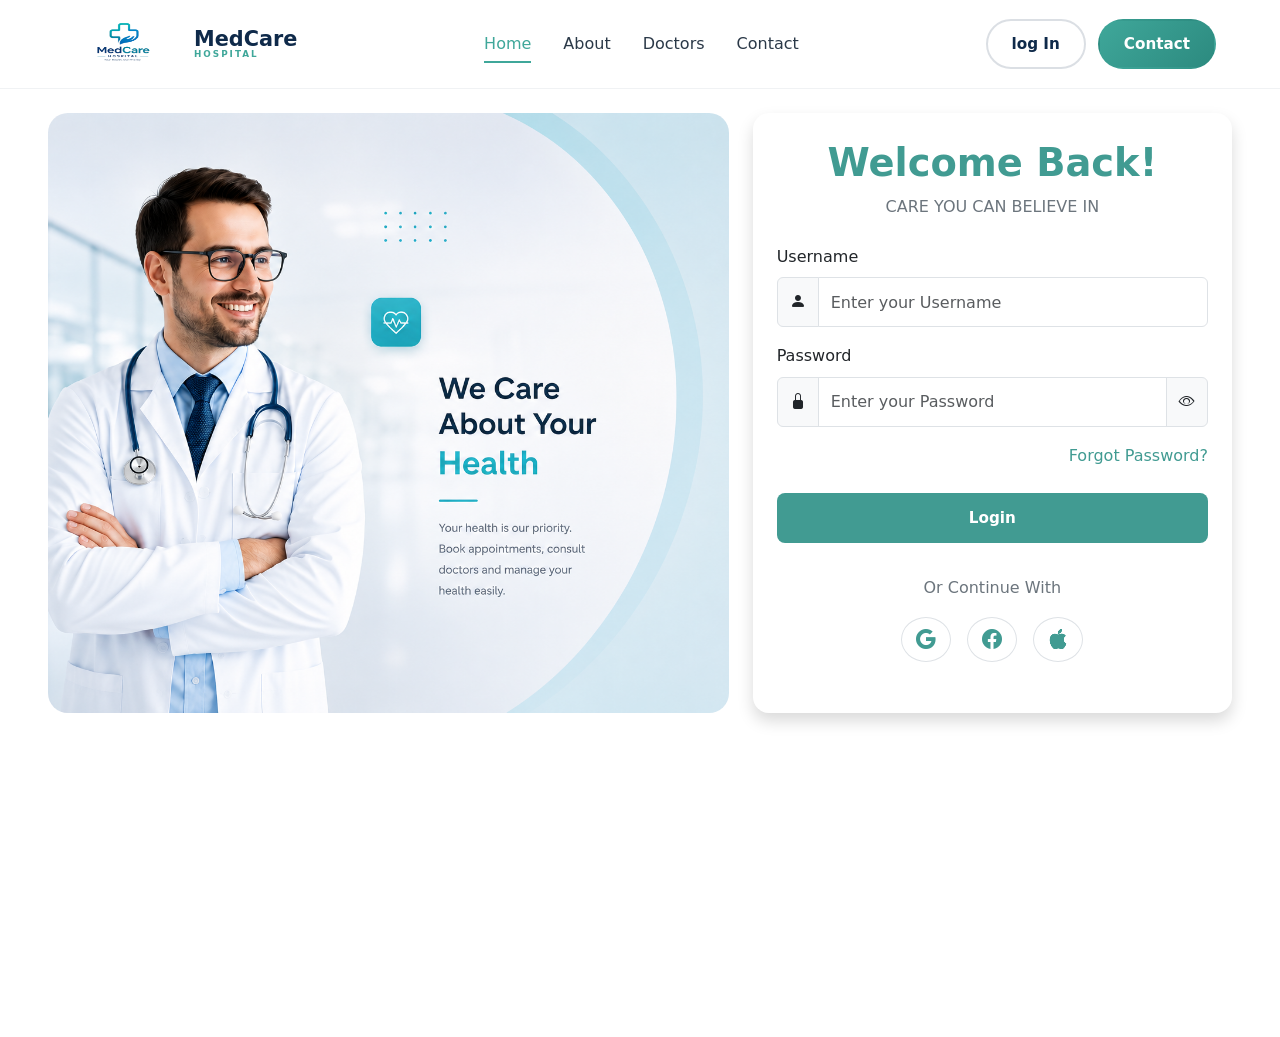
<file: login.html>
<!DOCTYPE html>
<html lang="en">
<head>
    <meta charset="UTF-8">
    <meta name="viewport" content="width=device-width, initial-scale=1.0">
    <title>Medical Login</title>
    <link href="https://cdn.jsdelivr.net/npm/bootstrap@5.3.7/dist/css/bootstrap.min.css" rel="stylesheet">
    <link rel="stylesheet"
        href="https://cdn.jsdelivr.net/npm/bootstrap-icons@1.13.1/font/bootstrap-icons.min.css">
    <link rel="stylesheet" href="./css/login.css">
    <link rel="stylesheet" href="./css/style.css">
</head>
<body>
    <header class="site-header" id="siteHeader">
  <div class="container header-inner">
    <a href="index.html" class="logo">
    <img src="./images/logo.jpeg" alt="logo" class="img" > 
      <span class="logo-text">MedCare<small>HOSPITAL</small></span>
    </a>

    <nav class="main-nav" id="mainNav">
      <a href="#home" class="active">Home</a>
      <a href="#about">About</a>
      <a href="#doctors">Doctors</a>
      <a href="#contact">Contact</a>
    </nav>

    <div class="header-actions">
      <a href="#" class="btn btn-outline">log In</a>
      <a href="#contact" class="btn btn-primary">Contact</a>
    </div>
  </div>
</header>
<section class="login-page py-4">
    <div class="container-fluid px-5">
        <div class="row align-items-stretch min-vh-100">
            <div class="col-lg-7 text-center mb-4 mb-lg-0 left">
                <img src="./images/doctors.png"
                    class="img-fluid doctor"
                    alt="Doctor">
            </div>
            <div class="col-lg-5">
                <div class="card border-0 shadow rounded-4 p-4 login-card">
                    <h2 class="fw-bold text-center welcome-title">
                        Welcome Back!
                    </h2>
                    <p class="text-center text-secondary mb-4">
                        CARE YOU CAN BELIEVE IN
                    </p>
                    <form id="loginForm">
                        <div class="mb-3">
                            <label class="form-label">
                                Username
                            </label>
                            <div class="input-group">
                                <span class="input-group-text">
                                    <i class="bi bi-person-fill"></i>
                                </span>
                                <input type="text" class="form-control" id="username" placeholder="Enter your Username">
                            </div>
                            <small id="userError"></small>
                        </div>
                        <div class="mb-3">
                            <label class="form-label">
                                Password
                            </label>
                            <div class="input-group">
                                <span class="input-group-text">
                                    <i class="bi bi-lock-fill"></i>
                                </span>
                                    <input type="password" class="form-control" id="password" placeholder="Enter your Password">
                                <span class="input-group-text">
                                    <i class="bi bi-eye" id="eye"></i>
                                </span>
                            </div>
                            <small id="passError"></small>
                        </div>
                        <div class="text-end mb-4">
                            <a href="#" class="text-decoration-none"> 
                                Forgot Password? 
                            </a> 
                        </div>
                        <button type="submit" class="btn btn-login text-white w-100 rounded-3 mb-3">
                            <span>Login</span> 
                        </button>
                        <div class="text-center my-3">
                            <span class="text-secondary">
                                Or Continue With
                            </span>
                        </div>
                        <div class="d-flex justify-content-center gap-3 mb-4">
                            <button type="button" class="btn btn-light border rounded-circle social-btn">
                                <i class="bi bi-google"></i>
                            </button>
                            <button type="button" class="btn btn-light border rounded-circle social-btn">
                                <i class="bi bi-facebook"></i>
                        </button>
                        <button type="button" class="btn btn-light border rounded-circle social-btn">
                                <i class="bi bi-apple"></i>
                        </button>
                        </div>
                    </form>
                </div>
            </div>
        </div>
    </div>
</section>

<script src="./js/login.js"></script>

<div class="success-modal" id="successModal">
    <div class="modal-content">
        <div class="check-circle">
            <i class="bi bi-check-lg"></i>
        </div>
        <h2>Login Successful!</h2>
        <p>Welcome to MedCare</p>
        <button onclick="closeModal()">OK</button>
    </div>
</div>
</body>
</html>
</file>
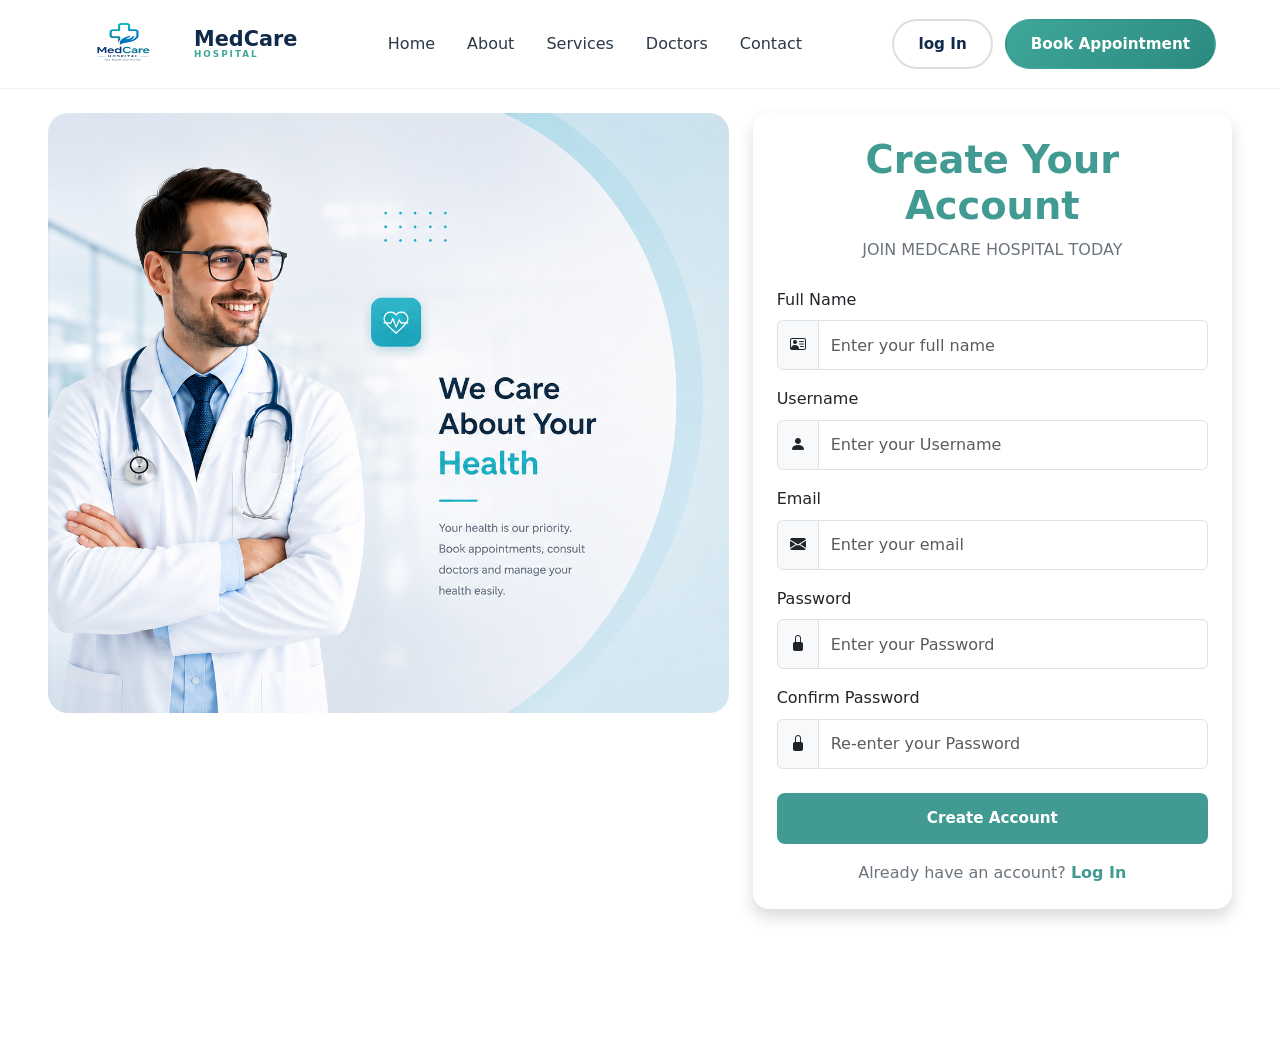
<file: signup.html>
<!DOCTYPE html>
<html lang="en">
<head>
    <meta charset="UTF-8">
    <meta name="viewport" content="width=device-width, initial-scale=1.0">
    <title>Create Account | MedCare Hospital</title>
    <link href="https://cdn.jsdelivr.net/npm/bootstrap@5.3.7/dist/css/bootstrap.min.css" rel="stylesheet">
    <link rel="stylesheet"
        href="https://cdn.jsdelivr.net/npm/bootstrap-icons@1.13.1/font/bootstrap-icons.min.css">
    <link rel="stylesheet" href="./css/login.css">
    <link rel="stylesheet" href="./css/style.css">
</head>
<body>
    <header class="site-header" id="siteHeader">
  <div class="container header-inner">
    <a href="index.html" class="logo">
    <img src="./images/logo.jpeg" alt="logo" class="img" >
      <span class="logo-text">MedCare<small>HOSPITAL</small></span>
    </a>

    <nav class="main-nav" id="mainNav">
      <a href="./index.html">Home</a>
      <a href="./index.html#about">About</a>
      <a href="./index.html#services">Services</a>
      <a href="./index.html#doctors">Doctors</a>
      <a href="./contact.html">Contact</a>
    </nav>

    <div class="header-actions">
      <a href="./login.html" class="btn btn-outline">log In</a>
      <a href="./index.html#contact" class="btn btn-primary">Book Appointment</a>
    </div>

    <button type="button" class="nav-toggle" id="navToggle" aria-label="Toggle menu" aria-expanded="false" aria-controls="mainNav">
      <span></span><span></span><span></span>
    </button>
  </div>
</header>
<section class="login-page py-4">
    <div class="container-fluid px-5">
        <div class="row align-items-stretch min-vh-100">
            <div class="col-lg-7 text-center mb-4 mb-lg-0 left">
                <img src="./images/doctors.png"
                    class="img-fluid doctor"
                    alt="Doctor">
            </div>
            <div class="col-lg-5">
                <div class="card border-0 shadow rounded-4 p-4 login-card">
                    <h2 class="fw-bold text-center welcome-title">
                        Create Your Account
                    </h2>
                    <p class="text-center text-secondary mb-4">
                        JOIN MEDCARE HOSPITAL TODAY
                    </p>
                    <form id="signupForm">
                        <div class="mb-3">
                            <label class="form-label">
                                Full Name
                            </label>
                            <div class="input-group">
                                <span class="input-group-text">
                                    <i class="bi bi-person-vcard"></i>
                                </span>
                                <input type="text" class="form-control" id="fullname" placeholder="Enter your full name">
                            </div>
                            <small id="fullnameError"></small>
                        </div>
                        <div class="mb-3">
                            <label class="form-label">
                                Username
                            </label>
                            <div class="input-group">
                                <span class="input-group-text">
                                    <i class="bi bi-person-fill"></i>
                                </span>
                                <input type="text" class="form-control" id="username" placeholder="Enter your Username">
                            </div>
                            <small id="userError"></small>
                        </div>
                        <div class="mb-3">
                            <label class="form-label">
                                Email
                            </label>
                            <div class="input-group">
                                <span class="input-group-text">
                                    <i class="bi bi-envelope-fill"></i>
                                </span>
                                <input type="email" class="form-control" id="email" placeholder="Enter your email">
                            </div>
                            <small id="emailError"></small>
                        </div>
                        <div class="mb-3">
                            <label class="form-label">
                                Password
                            </label>
                            <div class="input-group">
                                <span class="input-group-text">
                                    <i class="bi bi-lock-fill"></i>
                                </span>
                                    <input type="password" class="form-control" id="password" placeholder="Enter your Password">
                            </div>
                            <small id="passError"></small>
                        </div>
                        <div class="mb-4">
                            <label class="form-label">
                                Confirm Password
                            </label>
                            <div class="input-group">
                                <span class="input-group-text">
                                    <i class="bi bi-lock-fill"></i>
                                </span>
                                    <input type="password" class="form-control" id="confirmPassword" placeholder="Re-enter your Password">
                            </div>
                            <small id="confirmError"></small>
                        </div>
                        <button type="submit" class="btn btn-login text-white w-100 rounded-3 mb-3">
                            <span>Create Account</span>
                        </button>
                        <p class="text-center text-secondary mb-0">
                            Already have an account?
                            <a href="./login.html" class="text-decoration-none fw-semibold">Log In</a>
                        </p>
                    </form>
                </div>
            </div>
        </div>
    </div>
</section>

<script src="./js/main.js"></script>
<script src="./js/signup.js"></script>

<div class="success-modal" id="successModal">
    <div class="modal-content">
        <div class="check-circle">
            <i class="bi bi-check-lg"></i>
        </div>
        <h2>Account Created!</h2>
        <p>Welcome to MedCare — please log in to continue</p>
        <button onclick="closeModal()">OK</button>
    </div>
</div>
</body>
</html>
</file>
<file: css/login.css>
*{
    margin: 0;
    padding: 0;
    box-sizing: border-box;
}

body{
    font-family: Arial, Helvetica, sans-serif;
    background-color: #fff;
}

.nav-link{
    color: #444;
    font-weight: 500;
    margin: 0 10px;
    transition: .3s;
}

.nav-link:hover,
.nav-link.active{
    color: #419B92;
}

.navbar-brand{
    height:70px;
    display:flex;
    align-items:center;
}

.navbar-brand img{
    width:130px;
    max-height:60px;
    object-fit:contain;
}


.navbar-brand img:hover{
    transform: scale(1.05);
}


.btn-contact{
    background-color: #419B92;
    border: 1px solid #419B92;
    border-radius: 15px;
    color: white;
    transition: .3s;
}


.btn-contact:hover{
    background-color: white;
    color: #419B92;
    border: 1px solid #419B92;
}


.welcome-title{
    color:rgb(65,155,146);
}

/*l side*/
.left{
    height:600px;
    display:flex;
    align-items:center;
    justify-content:center;
}

.doctor{
    width:100%;
    height:600px;
    object-fit:cover;
    border-radius:20px;
}


/*r side*/
.login-card{
    width:100%;
    min-height:600px;
    justify-content:center;
}

.login-card:hover{
    transform: translateY(-5px);
}

.form-control{
    height: 50px;
}

.form-control:focus{
    border-color:#419B92;
    box-shadow:none;
}

.btn-login {
    text-align: center;
    background-color:#419B92;
    border:none;
}
.btn-login span{
margin: auto ;
}
.btn-login:hover{
    background-color:#357F78;
    color:white;
}


.login-card a{
    color:#419B92;
}

.login-card a:hover{
    color:#357F78;
}

.form-check-input:checked{
    background-color:#419B92;
    border-color:#419B92;
}

.social-btn{
    width:45px;
    height:45px;
    display:flex;
    justify-content:center;
    align-items:center;
    border:1px solid #419B92 ;
    background-color:#fff;
    transition:.3s;
}

.social-btn i{
    color:#419B92;
    font-size:20px;
}

.social-btn:hover{
    background-color:#419B92;
}

.social-btn:hover i{
    color:#fff;
}

/*animation*/
@keyframes leftMove{

    from{
        opacity: 0;
        transform: translateX(-50px);
    }

    to{
        opacity: 1;
        transform: translateX(0);
    }

}

@keyframes rightMove{

    from{
        opacity: 0;
        transform: translateX(50px);
    }

    to{
        opacity: 1;
        transform: translateX(0);
    }

}

/*tablet*/
@media(max-width:991px){

    .left{
        margin-bottom:40px;
    }

    .doctor{
        width:60%;
    }
}   

/*mobile*/
@media(max-width:767px){

    .doctor{
        width:75%;
    }

    .login-card{
        padding:25px;
    }

}


.error{
    color: red;
    font-size: 14px;
}

.success{
    color: green;
    font-size: 14px;
}


/*success*/

.success-modal{

    display:none;
    position:fixed;
    top:0;
    left:0;
    width:100%;
    height:100%;
    background:rgba(0,0,0,0.35);
    justify-content:center;
    align-items:center;
    z-index:9999;
}

.modal-content{
    width:420px;
    background:white;
    border-radius:10px;
    text-align:center;
    padding:40px 30px;
    animation: popup .3s ease;
}

.check-circle{
    width:90px;
    height:90px;
    border-radius:50%;
    border:5px solid #419B92;
    margin:auto;
    display:flex;
    justify-content:center;
    align-items:center;
}

.check-circle i{
    font-size:55px;
    color:#419B92;
}

.modal-content h2{
    margin-top:35px;
    color:#555;
    font-weight:bold;
}

.modal-content p{
    color:#666;
    font-size:18px;
    margin:20px 0;
}

.modal-content button{
    display: block;
    margin: 20px auto 0;
    width:60px;
    height:38px;
    border:none;
    border-radius:10px;
    background:#419B92;
    color:white;
    font-size:16px;
    cursor:pointer;
}


.modal-content button:hover{
    background:#357F78;
}

@keyframes popup{
    from{
        transform:scale(.7);
        opacity:0;
    }
    to{
        transform:scale(1);
        opacity:1;
    }
}
@media (max-width: 560px) {
    .left{
        display: none;
}
}
</file>
<file: css/style.css>
* {
  box-sizing: border-box;
  margin: 0;
  padding: 0;
}

html {
  scroll-behavior: smooth;
}

body {
  font-family: 'Poppins', system-ui, sans-serif;
  color: #2b3948;
  background: #ffffff;
  line-height: 1.6;
  overflow-x: hidden;
}

img {
  max-width: 100%;
  display: block;
}

a {
  text-decoration: none;
  color: inherit;
}

ul {
  list-style: none;
}

.container {
  max-width: 1200px;
  margin: 0 auto;
  padding: 0 24px;
}
.img {
  width: 120px;
  height: 60px;
}

.text-accent {
  color: #3fa79a;
}

.spannn{
  background-color: transparent;
  color: #0f2a4a;
}

.eyebrow {
  display: inline-block;
  font-size: 0.8rem;
  font-weight: 700;
  letter-spacing: 2px;
  text-transform: uppercase;
  color: #3fa79a;
  margin-bottom: 10px;
}

h1, h2, h3 {
  color: #0f2a4a;
  font-weight: 700;
  line-height: 1.2;
}

h1 {
  font-size: clamp(2.2rem, 4vw, 3.2rem);
}

h2 {
  font-size: clamp(1.8rem, 3vw, 2.4rem);
}

.btn {
  display: inline-flex;
  align-items: center;
  gap: 6px;
  padding: 12px 24px;
  border-radius: 999px;
  font-weight: 600;
  font-size: 0.95rem;
  border: 2px solid transparent;
  cursor: pointer;
  transition: transform 0.25s ease, box-shadow 0.25s ease, background 0.25s ease, color 0.25s ease;
  white-space: nowrap;
}
.btn-primary {
  background: linear-gradient(135deg, #3fa79a, #2c8a7f);
  color: #fff;
}

.hero-buttons .btn-primary {
  animation: x 2s ease-in-out infinite;
}

.btn-primary:hover {
  background: linear-gradient(135deg, #2c8a7f, #2c8a7f);
  transform: translateY(-2px);
  box-shadow: 0 8px 20px rgba(63, 167, 154, 0.35);
}

.btn-outline {
  background: transparent;
  color: #0f2a4a;
  border-color: rgba(15, 42, 74, 0.15);
}
.btn-outline:hover {
  border-color: #3fa79a;
  color: #3fa79a;
}

.btn-ghost {
  background: transparent;
  color: #0f2a4a;
  border-color: #0f2a4a;
}

.btn-ghost:hover {
  background: #0f2a4a;
  color: #fff;
  transform: translateY(-2px);
}

.btn-lg {
  padding: 14px 30px;
  font-size: 1rem;
}

.site-header {
  position: sticky;
  top: 0;
  z-index: 100;
  background: rgba(255, 255, 255, 0.9);
  backdrop-filter: blur(10px);
  border-bottom: 1px solid rgba(15, 42, 74, 0.06);
  transition: box-shadow 0.25s ease;
}
.site-header.scrolled {
  box-shadow: 0 4px 20px rgba(15, 42, 74, 0.08);
}

.header-inner {
  display: flex;
  align-items: center;
  justify-content: space-between;
  padding: 14px 24px;
}

.logo {
  display: flex;
  align-items: center;
  gap: 10px;
}

.logo-text {
  font-weight: 800;
  font-size: 1.3rem;
  color: #0f2a4a;
  display: flex;
  flex-direction: column;
  line-height: 1;
}

.logo-text small {
  font-size: 0.55rem;
  letter-spacing: 2px;
  color: #3fa79a;
  font-weight: 600;
}

.main-nav {
  display: flex;
  gap: 32px;
}

.main-nav a {
  font-weight: 500;
  color: #2b3948;
  position: relative;
  padding: 6px 0;
  transition: color 0.25s ease;
}

.main-nav a::after {
  content: '';
  position: absolute;
  left: 0;
  bottom: 0;
  width: 0;
  height: 2px;
  background: #3fa79a;
  transition: width 0.25s ease;
}

.main-nav a:hover,
.main-nav a.active {
  color: #3fa79a;
}

.main-nav a:hover::after,
.main-nav a.active::after {
  width: 100%;
}

.header-actions {
  display: flex;
  align-items: center;
  gap: 12px;
}

.nav-toggle {
  display: none;
  flex-direction: column;
  justify-content: center;
  align-items: center;
  gap: 5px;
  width: 40px;
  height: 40px;
  padding: 0;
  background: none;
  border: none;
  cursor: pointer;
  z-index: 110;
}

.nav-toggle span {
  display: block;
  width: 22px;
  height: 2px;
  background: #0f2a4a;
  border-radius: 2px;
  transition: transform 0.25s ease, opacity 0.25s ease;
}

.site-header.nav-open .nav-toggle span:nth-child(1) {
  transform: translateY(7px) rotate(45deg);
}
.site-header.nav-open .nav-toggle span:nth-child(2) {
  opacity: 0;
}
.site-header.nav-open .nav-toggle span:nth-child(3) {
  transform: translateY(-7px) rotate(-45deg);
}

/* ============ Hero ============ */
.hero {
  position: relative;
  min-height: 660px;
  display: flex;
  overflow: hidden;
  background: #f5f9f8;
  isolation: isolate;
}

.hero-bg-wrap {
  position: absolute;
  inset: 0;
  z-index: -2;
}

.hero-bg {
  width: 100%;
  height: 100%;
  object-fit: cover;
  object-position: right center;
}

.hero-bg--fallback {
  object-fit: contain;
  object-position: center;
  background: #f5f9f8;
}

.hero-fade {
  position: absolute;
  inset: 0;
  z-index: 1;
  background: linear-gradient(90deg, rgba(245, 249, 248, 0.85) 0%, rgba(245, 249, 248, 0.35) 12%, rgba(245, 249, 248, 0) 30%);
}

.hero .container {
  margin: 0;
  max-width: none;
  padding-left: clamp(24px, 6vw, 96px);
  padding-right: 24px;
}
.hero-inner {
  padding: 90px 0;
  position: relative;
  z-index: 1;
}

.hero-content {
  max-width: 600px;
}
.badge {
  display: inline-block;
  background: rgba(73, 201, 186, 0.1);
  color: #2c8a7f;
  font-weight: 700;
  font-size: 0.85rem;
  letter-spacing: 0.3px;
  padding: 8px 16px;
  border-radius: 999px;
  margin-bottom: 18px;
}

.hero-content p {
  color: #6b7a89;
  margin: 18px 0 28px;
  max-width: 480px;
}

.hero-buttons {
  display: flex;
  gap: 16px;
  flex-wrap: wrap;
  margin-bottom: 44px;
}

.hero-features {
  display: flex;
  gap: 40px;
  flex-wrap: wrap;
}

.hero-feature {
  display: flex;
  flex-direction: column;
  align-items: flex-start;
  gap: 10px;
}

.hero-feature span:last-child {
  font-weight: 600;
  font-size: 0.85rem;
  color: #0f2a4a;
}

.hero-feature .icon {
  width: 46px;
  height: 46px;
  display: flex;
  align-items: center;
  justify-content: center;
  background: #fff;
  border-radius: 10px;
  border: 1.5px solid rgba(63, 167, 154, 0.4);
  color: #3fa79a;
}

/* ============ About ============ */
.about {
  padding: 90px 0;
  position: relative;
  overflow: hidden;
}

/* .about::before {
  content: '';
  position: absolute;
  top: -140px;
  left: -140px;
  width: 380px;
  height: 380px;
  border-radius: 50%;
  background: radial-gradient(circle, rgba(63, 167, 154, 0.12), transparent 70%);
  z-index: 0;
} */

.about-inner {
  position: relative;
  z-index: 1;
  display: grid;
  grid-template-columns: 1fr 1.1fr;
  gap: 56px;
  align-items: center;
}

.about-media img {
  border-radius: 14px;
  box-shadow: 0 10px 30px rgba(15, 42, 74, 0.08);
}

.check-grid {
  display: grid;
  grid-template-columns: 1fr 1fr;
  gap: 14px 24px;
  margin: 24px 0;
}

.check-grid li {
  display: flex;
  align-items: center;
  gap: 10px;
  font-weight: 500;
}

.check-grid li::before {
  content: '';
  width: 10px;
  height: 10px;
  border-radius: 50%;
  background: #3fa79a;
  flex-shrink: 0;
}

.about-content p {
  color: #6b7a89;
}

/* ============ Stats ============ */
.stats {
  padding: 56px 0;
  background: linear-gradient(135deg, #0f2a4a, #173a5e);
  color: #fff;
}

.stats-grid {
  display: grid;
  grid-template-columns: repeat(auto-fit, minmax(180px, 1fr));
  gap: 32px;
  text-align: center;
}

.stat-number {
  font-size: clamp(2rem, 4vw, 2.8rem);
  font-weight: 800;
  color: #7fd9cc;
}

.stat-label {
  margin-top: 8px;
  font-size: 0.85rem;
  opacity: 0.8;
  text-transform: uppercase;
  letter-spacing: 1px;
}

/* ============ Services ============ */
.services {
  padding: 90px 0;
  position: relative;
  overflow: hidden;
  background: linear-gradient(180deg, #eaf5f3, #f5f9f8);
}

.services::before {
  content: '';
  position: absolute;
  bottom: -160px;
  right: -120px;
  width: 340px;
  height: 340px;
  border-radius: 50%;
  background: radial-gradient(circle, rgba(15, 42, 74, 0.06), transparent 70%);
  z-index: 0;
}

.services .container {
  position: relative;
  z-index: 1;
}

.services-grid {
  display: grid;
  grid-template-columns: repeat(auto-fit, minmax(240px, 1fr));
  gap: 28px;
}

.service-card {
  background: #fff;
  padding: 36px 28px;
  border-radius: 14px;
  text-align: center;
  box-shadow: 0 10px 30px rgba(15, 42, 74, 0.08);
  transition: transform 0.25s ease, box-shadow 0.25s ease;
}

.service-card:hover {
  transform: translateY(-8px);
  box-shadow: 0 20px 40px rgba(15, 42, 74, 0.15);
}

.service-icon {
  width: 64px;
  height: 64px;
  margin: 0 auto 20px;
  display: flex;
  align-items: center;
  justify-content: center;
  border-radius: 16px;
  background: linear-gradient(135deg, #3fa79a, #2c8a7f);
  color: #fff;
  font-size: 1.5rem;
}

.service-card h3 {
  font-size: 1.1rem;
  margin-bottom: 10px;
}

.service-card p {
  color: #6b7a89;
  font-size: 0.92rem;
}

/* ============ Doctors ============ */
.doctors {
  padding: 90px 0;
  background: #f5f9f8;
}
.section-heading {
  text-align: center;
  max-width: 640px;
  margin: 0 auto 48px;
}

.section-heading::after {
  content: '';
  display: block;
  width: 56px;
  height: 4px;
  margin: 16px auto 0;
  border-radius: 999px;
  background: linear-gradient(90deg, #3fa79a, #0f2a4a);
}

.doctors-grid {
  display: grid;
  grid-template-columns: repeat(auto-fit, minmax(240px, 1fr));
  gap: 28px;
}

.doctor-card {
  border-radius: 14px;
  overflow: hidden;
  box-shadow: 0 10px 30px rgba(15, 42, 74, 0.08);
  background: #fff;
  transition: transform 0.25s ease, box-shadow 0.25s ease;
}

.doctor-card:hover {
  transform: translateY(-8px);
  box-shadow: 0 20px 40px rgba(15, 42, 74, 0.15);
}

.doctor-photo {
  aspect-ratio: 3 / 3.4;
  overflow: hidden;
}

.doctor-photo img {
  width: 100%;
  height: 100%;
  object-fit: cover;
  transition: transform 0.4s ease;
}

.doctor-card:hover .doctor-photo img {
  transform: scale(1.06);
}

.doctor-info {
  padding: 20px;
  text-align: center;
  background: linear-gradient(135deg, #3fa79a, #2c8a7f);
  color: #fff;
}

.doctor-info .role {
  font-size: 0.8rem;
  opacity: 0.85;
  text-transform: uppercase;
  letter-spacing: 1px;
}

.doctor-info h3 {
  color: #fff;
  font-size: 1.1rem;
  margin: 4px 0 10px;
}

.doctor-social {
  display: flex;
  justify-content: center;
  gap: 10px;
}

.doctor-social a {
  width: 30px;
  height: 30px;
  display: flex;
  align-items: center;
  justify-content: center;
  background: rgba(255, 255, 255, 0.2);
  border-radius: 50%;
  font-size: 0.75rem;
  transition: background 0.25s ease, transform 0.25s ease;
}

.doctor-social a:hover {
  background: #0f2a4a;
  transform: translateY(-3px);
}

.doctor-view {
  display: block;
  width: 100%;
  text-align: center;
  padding: 14px;
  background: #0f2a4a;
  color: #fff;
  font-weight: 600;
  font-size: 0.9rem;
  font-family: inherit;
  border: none;
  cursor: pointer;
  transition: background 0.25s ease;
}

.doctor-view:hover {
  background: #16375f;
}

.doctors-grid .skeleton {
  height: 340px;
  border-radius: 14px;
  background: linear-gradient(90deg, #eef2f1 25%, #e2e8e7 37%, #eef2f1 63%);
  background-size: 400% 100%;
  animation: shimmer 1.4s ease infinite;
}

/* ============  form ============ */
.field {
  display: block;
  margin-bottom: 0;
}

.Touch{
  display: block;
  font-weight: 600;
  font-size: 0.85rem;
  margin-bottom: 8px;
  color: #0f2a4a;
}

.input-icon {
  display: flex;
  align-items: center;
  gap: 10px;
  border: 1.5px solid rgba(15, 42, 74, 0.14);
  border-radius: 10px;
  padding: 12px 14px;
  background: #fff;
  transition: border-color 0.25s ease, box-shadow 0.25s ease;
}
.input-icon:focus-within {
  border-color: #3fa79a;
  box-shadow: 0 0 0 4px rgba(63, 167, 154, 0.15);
}
.input-icon input,
.input-icon select {
  border: none;
  outline: none;
  flex: 1;
  font-family: inherit;
  font-size: 0.95rem;
  background: transparent;
  color: #2b3948;
  width: 100%;
}

.toggle-password {
  background: none;
  border: none;
  cursor: pointer;
  font-size: 1rem;
  opacity: 0.6;
}

.toggle-password:hover {
  opacity: 1;
}

.btn-block {
  width: 100%;
  justify-content: center;
}

/* ============ Testimonials ============ */
.testimonials {
  padding: 90px 0;
  background: #fff;
}

.testimonials-grid {
  display: grid;
  grid-template-columns: repeat(auto-fit, minmax(280px, 1fr));
  gap: 28px;
}

.testimonial-card {
  background: #f5f9f8;
  padding: 32px;
  border-radius: 14px;
  transition: transform 0.25s ease, box-shadow 0.25s ease;
}

.testimonial-card:hover {
  transform: translateY(-6px);
  box-shadow: 0 16px 32px rgba(15, 42, 74, 0.1);
}

.testimonial-rating {
  color: #f5a623;
  margin-bottom: 14px;
  font-size: 0.9rem;
  display: flex;
  gap: 4px;
}

.testimonial-text {
  color: #4a5a68;
  font-style: italic;
  margin-bottom: 22px;
}

.testimonial-author {
  display: flex;
  align-items: center;
  gap: 14px;
}

.testimonial-avatar {
  width: 48px;
  height: 48px;
  flex-shrink: 0;
  border-radius: 50%;
  display: flex;
  align-items: center;
  justify-content: center;
  background: linear-gradient(135deg, #3fa79a, #2c8a7f);
  color: #fff;
  font-weight: 700;
  font-size: 0.9rem;
}

.testimonial-name {
  font-weight: 700;
  color: #0f2a4a;
  font-size: 0.95rem;
}

.testimonial-role {
  font-size: 0.8rem;
  color: #6b7a89;
}

/* ============ Contact ============ */
.contact {
  padding: 90px 0;
  background: #eaf5f3;
  position: relative;
  overflow: hidden;
}

.contact::before {
  content: '';
  position: absolute;
  top: -100px;
  right: -100px;
  width: 300px;
  height: 300px;
  border-radius: 50%;
  background: radial-gradient(circle, rgba(15, 42, 74, 0.06), transparent 70%);
  z-index: 0;
}

.contact-inner {
  position: relative;
  z-index: 1;
  display: grid;
  grid-template-columns: 1fr 1.3fr;
  gap: 56px;
  align-items: center;
}

.contact-text p {
  color: #6b7a89;
  margin-top: 14px;
  max-width: 420px;
}

.contact-info {
  margin-top: 32px;
  display: flex;
  flex-direction: column;
  gap: 18px;
}

.contact-info li {
  display: flex;
  align-items: center;
  gap: 14px;
}

.contact-info .icon {
  width: 44px;
  height: 44px;
  flex-shrink: 0;
  display: flex;
  align-items: center;
  justify-content: center;
  background: #fff;
  border-radius: 10px;
  border: 1.5px solid rgba(63, 167, 154, 0.4);
  color: #3fa79a;
}

.contact-info strong {
  display: block;
  font-size: 0.85rem;
  color: #0f2a4a;
}

.contact-info span {
  font-size: 0.9rem;
  color: #6b7a89;
}

.contact-text img {
  margin-top: 28px;
  border-radius: 14px;
  box-shadow: 0 10px 30px rgba(15, 42, 74, 0.08);
}

.btn:disabled {
  opacity: 0.7;
  cursor: not-allowed;
  transform: none !important;
}

.contact-form {
  background: #fff;
  padding: 36px;
  border-radius: 14px;
  box-shadow: 0 10px 30px rgba(15, 42, 74, 0.08);
  display: flex;
  flex-direction: column;
  gap: 18px;
}

.form-row {
  display: grid;
  grid-template-columns: 1fr 1fr;
  gap: 16px;
}

.contact-form textarea {
  width: 100%;
  padding: 13px 16px;
  border-radius: 10px;
  border: 1.5px solid rgba(15, 42, 74, 0.14);
  font-family: inherit;
  font-size: 0.95rem;
  color: #2b3948;
  resize: vertical;
  transition: border-color 0.25s ease, box-shadow 0.25s ease;
}
.contact-form textarea:focus {
  outline: none;
  border-color: #3fa79a;
  box-shadow: 0 0 0 4px rgba(63, 167, 154, 0.15);
}

.form-status {
  font-size: 0.9rem;
  min-height: 1.2em;
}

.form-status.success {
  color: #2c8a7f;
}

.form-status.error {
  color: #d64545;
}











/* ============ Doctor profile modal ============ */
body.modal-open {
  overflow: hidden;
}

.doctor-modal {
  display: none;
  position: fixed;
  inset: 0;
  z-index: 1000;
  align-items: center;
  justify-content: center;
  padding: 24px;
}

.doctor-modal.open {
  display: flex;
}

.doctor-modal-backdrop {
  position: absolute;
  inset: 0;
  background: rgba(15, 42, 74, 0.55);
}

.doctor-modal-content {
  position: relative;
  z-index: 1;
  background: #fff;
  border-radius: 18px;
  max-width: 640px;
  width: 100%;
  max-height: 85vh;
  overflow-y: auto;
  display: grid;
  grid-template-columns: 220px 1fr;
  box-shadow: 0 24px 60px rgba(15, 42, 74, 0.25);
  animation: modalPop 0.25s ease;
}

@keyframes modalPop {
  from { opacity: 0; transform: scale(0.95); }
  to { opacity: 1; transform: scale(1); }
}

.doctor-modal-close {
  position: absolute;
  top: 14px;
  right: 14px;
  width: 34px;
  height: 34px;
  border: none;
  border-radius: 50%;
  background: rgba(15, 42, 74, 0.08);
  color: #0f2a4a;
  cursor: pointer;
  display: flex;
  align-items: center;
  justify-content: center;
  transition: background 0.25s ease;
}

.doctor-modal-close:hover {
  background: rgba(15, 42, 74, 0.16);
}

.doctor-modal-photo {
  background: #f5f9f8;
}

.doctor-modal-photo img {
  width: 100%;
  height: 100%;
  object-fit: cover;
}

.doctor-modal-body {
  padding: 32px 28px;
}

.doctor-modal-body .role {
  font-size: 0.8rem;
  font-weight: 700;
  text-transform: uppercase;
  letter-spacing: 1px;
  color: #3fa79a;
}

.doctor-modal-body h3 {
  margin: 4px 0 16px;
}

.doctor-modal-meta {
  display: flex;
  flex-direction: column;
  gap: 8px;
  margin-bottom: 16px;
}

.doctor-modal-meta li {
  display: flex;
  align-items: center;
  gap: 10px;
  font-size: 0.88rem;
  color: #4a5a68;
}

.doctor-modal-meta i {
  color: #3fa79a;
  width: 16px;
}

.doctor-modal-body p {
  color: #6b7a89;
  font-size: 0.92rem;
  margin-bottom: 18px;
}

.doctor-modal-body .doctor-social a {
  background: rgba(63, 167, 154, 0.12);
  color: #3fa79a;
}

.doctor-modal-body .doctor-social a:hover {
  background: #0f2a4a;
  color: #fff;
}

@media (max-width: 560px) {
  .doctor-modal-content {
    grid-template-columns: 1fr;
  }

  .doctor-modal-photo {
    max-height: 200px;
  }
}

/* ============ Account dashboard ============ */
.account-page {
  padding: 56px 0 90px;
  background: #f5f9f8;
  min-height: 70vh;
}

.account-layout {
  display: grid;
  grid-template-columns: 260px 1fr;
  gap: 32px;
  align-items: start;
}

.account-sidebar {
  background: #fff;
  border-radius: 14px;
  padding: 32px 24px;
  text-align: center;
  box-shadow: 0 10px 30px rgba(15, 42, 74, 0.08);
}

.account-avatar {
  width: 72px;
  height: 72px;
  margin: 0 auto 16px;
  border-radius: 50%;
  display: flex;
  align-items: center;
  justify-content: center;
  background: linear-gradient(135deg, #3fa79a, #2c8a7f);
  color: #fff;
  font-weight: 700;
  font-size: 1.4rem;
}

.account-sidebar h3 {
  font-size: 1.1rem;
  margin-bottom: 4px;
}

.account-id {
  color: #6b7a89;
  font-size: 0.85rem;
  margin-bottom: 24px;
}

.account-nav {
  display: flex;
  flex-direction: column;
  gap: 4px;
  text-align: left;
}

.account-nav a,
.account-nav button {
  display: flex;
  align-items: center;
  gap: 10px;
  padding: 12px 14px;
  border-radius: 10px;
  font-family: inherit;
  font-weight: 600;
  font-size: 0.9rem;
  color: #2b3948;
  background: none;
  border: none;
  cursor: pointer;
  transition: background 0.25s ease, color 0.25s ease;
}

.account-nav a i,
.account-nav button i {
  width: 18px;
  color: #3fa79a;
}

.account-nav a:hover,
.account-nav a.active {
  background: rgba(63, 167, 154, 0.1);
  color: #3fa79a;
}

.account-nav button:hover {
  background: rgba(214, 69, 69, 0.1);
  color: #d64545;
}

.account-nav button i {
  color: #d64545;
}

.account-welcome p {
  color: #6b7a89;
  margin-top: 6px;
}

.account-stats {
  display: grid;
  grid-template-columns: repeat(auto-fit, minmax(180px, 1fr));
  gap: 20px;
  margin: 28px 0;
}

.account-stat {
  background: #fff;
  border-radius: 14px;
  padding: 22px;
  box-shadow: 0 10px 30px rgba(15, 42, 74, 0.08);
  display: flex;
  flex-direction: column;
  gap: 4px;
}

.account-stat .num {
  font-size: 1.8rem;
  font-weight: 800;
  color: #0f2a4a;
}

.account-stat .label {
  font-size: 0.82rem;
  color: #6b7a89;
}

.account-card {
  background: #fff;
  border-radius: 14px;
  padding: 28px;
  box-shadow: 0 10px 30px rgba(15, 42, 74, 0.08);
  margin-bottom: 24px;
}

.account-card h3 {
  font-size: 1.05rem;
  margin-bottom: 18px;
}

.quick-actions {
  display: grid;
  grid-template-columns: repeat(auto-fit, minmax(140px, 1fr));
  gap: 14px;
}

.quick-action {
  display: flex;
  flex-direction: column;
  align-items: center;
  gap: 10px;
  padding: 20px 12px;
  border-radius: 12px;
  background: #f5f9f8;
  color: #0f2a4a;
  font-weight: 600;
  font-size: 0.85rem;
  text-align: center;
  transition: background 0.25s ease, transform 0.25s ease;
}

.quick-action i {
  font-size: 1.3rem;
  color: #3fa79a;
}

.quick-action:hover {
  background: rgba(63, 167, 154, 0.12);
  transform: translateY(-3px);
}

.appointment-list,
.prescription-list {
  display: flex;
  flex-direction: column;
  gap: 12px;
}

.appointment-item {
  display: flex;
  align-items: center;
  justify-content: space-between;
  gap: 16px;
  padding: 14px 16px;
  border-radius: 10px;
  background: #f5f9f8;
}

.appointment-info {
  display: flex;
  flex-direction: column;
  gap: 2px;
}

.appointment-info span {
  font-size: 0.85rem;
  color: #6b7a89;
}

.status-badge {
  font-size: 0.75rem;
  font-weight: 700;
  padding: 6px 14px;
  border-radius: 999px;
  text-transform: uppercase;
  letter-spacing: 0.5px;
  white-space: nowrap;
}

.status-confirmed {
  background: rgba(63, 167, 154, 0.15);
  color: #2c8a7f;
}

.status-pending {
  background: rgba(245, 166, 35, 0.15);
  color: #b9770e;
}

.profile-info-list {
  display: flex;
  flex-direction: column;
  gap: 14px;
}

.profile-info-list li {
  display: flex;
  justify-content: space-between;
  padding-bottom: 14px;
  border-bottom: 1px solid rgba(15, 42, 74, 0.06);
  font-size: 0.92rem;
}

.profile-info-list li:last-child {
  border-bottom: none;
  padding-bottom: 0;
}

.profile-info-list strong {
  color: #0f2a4a;
}

.profile-info-list span {
  color: #6b7a89;
}

@media (max-width: 768px) {
  .account-layout {
    grid-template-columns: 1fr;
  }

  .appointment-item {
    flex-direction: column;
    align-items: flex-start;
  }
}

/* ============ Footer ============ */
.site-footer {
  position: relative;
  overflow: hidden;
  background: linear-gradient(180deg, #266f67, #2c8a7f);
  color: rgba(255, 255, 255, 0.72);
  padding: 64px 0 0;
}

.site-footer::before {
  content: '';
  position: absolute;
  top: 0;
  left: 0;
  right: 0;
  height: 3px;
  background: linear-gradient(90deg, #3fa79a, #7fd9cc, #3fa79a);
}

.site-footer::after {
  content: '';
  position: absolute;
  top: -180px;
  right: -100px;
  width: 340px;
  height: 340px;
  border-radius: 50%;
  background: radial-gradient(circle, rgba(63, 167, 154, 0.18), transparent 70%);
  pointer-events: none;
}

.footer-inner {
  position: relative;
  z-index: 1;
  display: grid;
  grid-template-columns: 1.4fr 1fr 1fr 1fr;
  gap: 32px;
  padding-bottom: 48px;
  border-bottom: 1px solid rgba(255, 255, 255, 0.08);
}

.footer-brand p {
  margin-top: 12px;
  font-size: 0.9rem;
}

.footer-brand .logo-text,
.footer-brand .logo-text small {
  color: #fff;
}

.footer-col h4 {
  color: #fff;
  margin-bottom: 18px;
  font-size: 0.95rem;
  text-transform: uppercase;
  letter-spacing: 1px;
}
.footer-col a {
  display: block;
  margin-bottom: 10px;
  font-size: 0.92rem;
  transition: color 0.25s ease, transform 0.25s ease;
}

.footer-col a:hover {
  color: #3fa79a;
  transform: translateX(4px);
}

.social-icons {
  display: flex;
  gap: 12px;
}

.social-icons a {
  width: 38px;
  height: 38px;
  display: flex;
  align-items: center;
  justify-content: center;
  background: rgba(255, 255, 255, 0.08);
  border: 1px solid rgba(255, 255, 255, 0.12);
  border-radius: 50%;
  font-size: 0.9rem;
  color: #fff;
  transition: background 0.25s ease, border-color 0.25s ease, transform 0.25s ease;
}

.social-icons a:hover {
  transform: translateY(-3px);
  border-color: transparent;
}

.social-icons a:has(.fa-facebook):hover {
  background: #1877f2;
}
.social-icons a:has(.fa-linkedin-in):hover {
  background: #0a66c2;
}
.social-icons a:has(.fa-instagram):hover {
  background: linear-gradient(135deg, #f58529, #dd2a7b, #8134af);
}

.footer-bottom {
  position: relative;
  z-index: 1;
  display: flex;
  flex-wrap: wrap;
  justify-content: center;
  align-items: center;
  gap: 6px 10px;
  text-align: center;
  padding: 22px 0;
  font-size: 0.85rem;
  background: rgba(0, 0, 0, 0.12);
}

.footer-credit {
  color: rgba(255, 255, 255, 0.55);
}

.footer-credit::before {
  content: '•';
  margin-right: 10px;
  color: rgba(255, 255, 255, 0.3);
}

@media (max-width: 480px) {
  .footer-credit::before {
    content: none;
  }
}


@media (max-width: 992px) {
  .about-inner,
  .contact-inner {
    grid-template-columns: 1fr;
  }

  .about-media {
    order: -1;
  }

  .services-layout {
    grid-template-columns: 1fr;
  }

  .services-tabs {
    flex-direction: row;
    flex-wrap: wrap;
  }

  .tab {
    flex: 1 1 45%;
  }

  .footer-inner {
    grid-template-columns: 1fr 1fr;
  }
}

@media (max-width: 768px) {
  .hero {
    min-height: 600px;
    align-items: flex-start;
  }

  .hero-inner {
    padding-top: 40px;
  }

  .hero-fade {
    background: linear-gradient(180deg, rgba(245, 249, 248, 0.85) 0%, rgba(245, 249, 248, 0.85) 52%, rgba(245, 249, 248, 0.55) 68%, rgba(245, 249, 248, 0) 100%);
  }

  .hero-features {
    gap: 24px;
  }

  .hero-content {
    margin-left: 0;
  }

  .header-inner {
    position: relative;
    flex-wrap: wrap;
    justify-content: space-between;
    align-items: center;
    gap: 0;
  }

  .nav-toggle {
    display: flex;
  }

  .main-nav {
    order: 3;
    flex-basis: 100%;
    flex-direction: column;
    align-items: flex-start;
    gap: 4px;
    width: 100%;
    max-height: 0;
    overflow: hidden;
    opacity: 0;
    transition: max-height 0.3s ease, opacity 0.25s ease, margin 0.3s ease;
  }

  .main-nav a {
    width: 100%;
    padding: 10px 0;
  }

  .header-actions {
    order: 4;
    flex-basis: 100%;
    justify-content: flex-start;
    width: 100%;
    max-height: 0;
    overflow: hidden;
    opacity: 0;
    transition: max-height 0.3s ease, opacity 0.25s ease, margin 0.3s ease;
  }

  .site-header.nav-open .main-nav,
  .site-header.nav-open .header-actions {
    max-height: 400px;
    opacity: 1;
    margin-top: 10px;
  }

  .check-grid {
    grid-template-columns: 1fr;
  }

  .form-row {
    grid-template-columns: 1fr;
  }
}

@media (max-width: 560px) {
  .hero-buttons {
    flex-direction: column;
    align-items: flex-start;
  }
 .p-hero{
display: none;    }
  .btn-our{
    background-color: #b5fef6;
  }
  .footer-inner {
    grid-template-columns: 1fr;
    text-align: left;
  }
}
@keyframes x{
    0%, 100% {
        transform: scale(1);
    }
    50% {
        transform: scale(1.05);
    }
}

/* ============ Scroll reveal ============ */
.js-ready .reveal-left,
.js-ready .reveal-right,
.js-ready .reveal-up {
  opacity: 0;
  transition: opacity 0.7s ease, transform 0.7s ease;
}

.js-ready .reveal-left { transform: translateX(-40px); }
.js-ready .reveal-right { transform: translateX(40px); }
.js-ready .reveal-up { transform: translateY(30px); }

.js-ready .reveal-left.in-view,
.js-ready .reveal-right.in-view,
.js-ready .reveal-up.in-view {
  opacity: 1;
  transform: none;
}

@media (max-width: 560px) {
  .stats-grid {
    grid-template-columns: repeat(2, 1fr);
    gap: 24px;
  }
}
</file>
